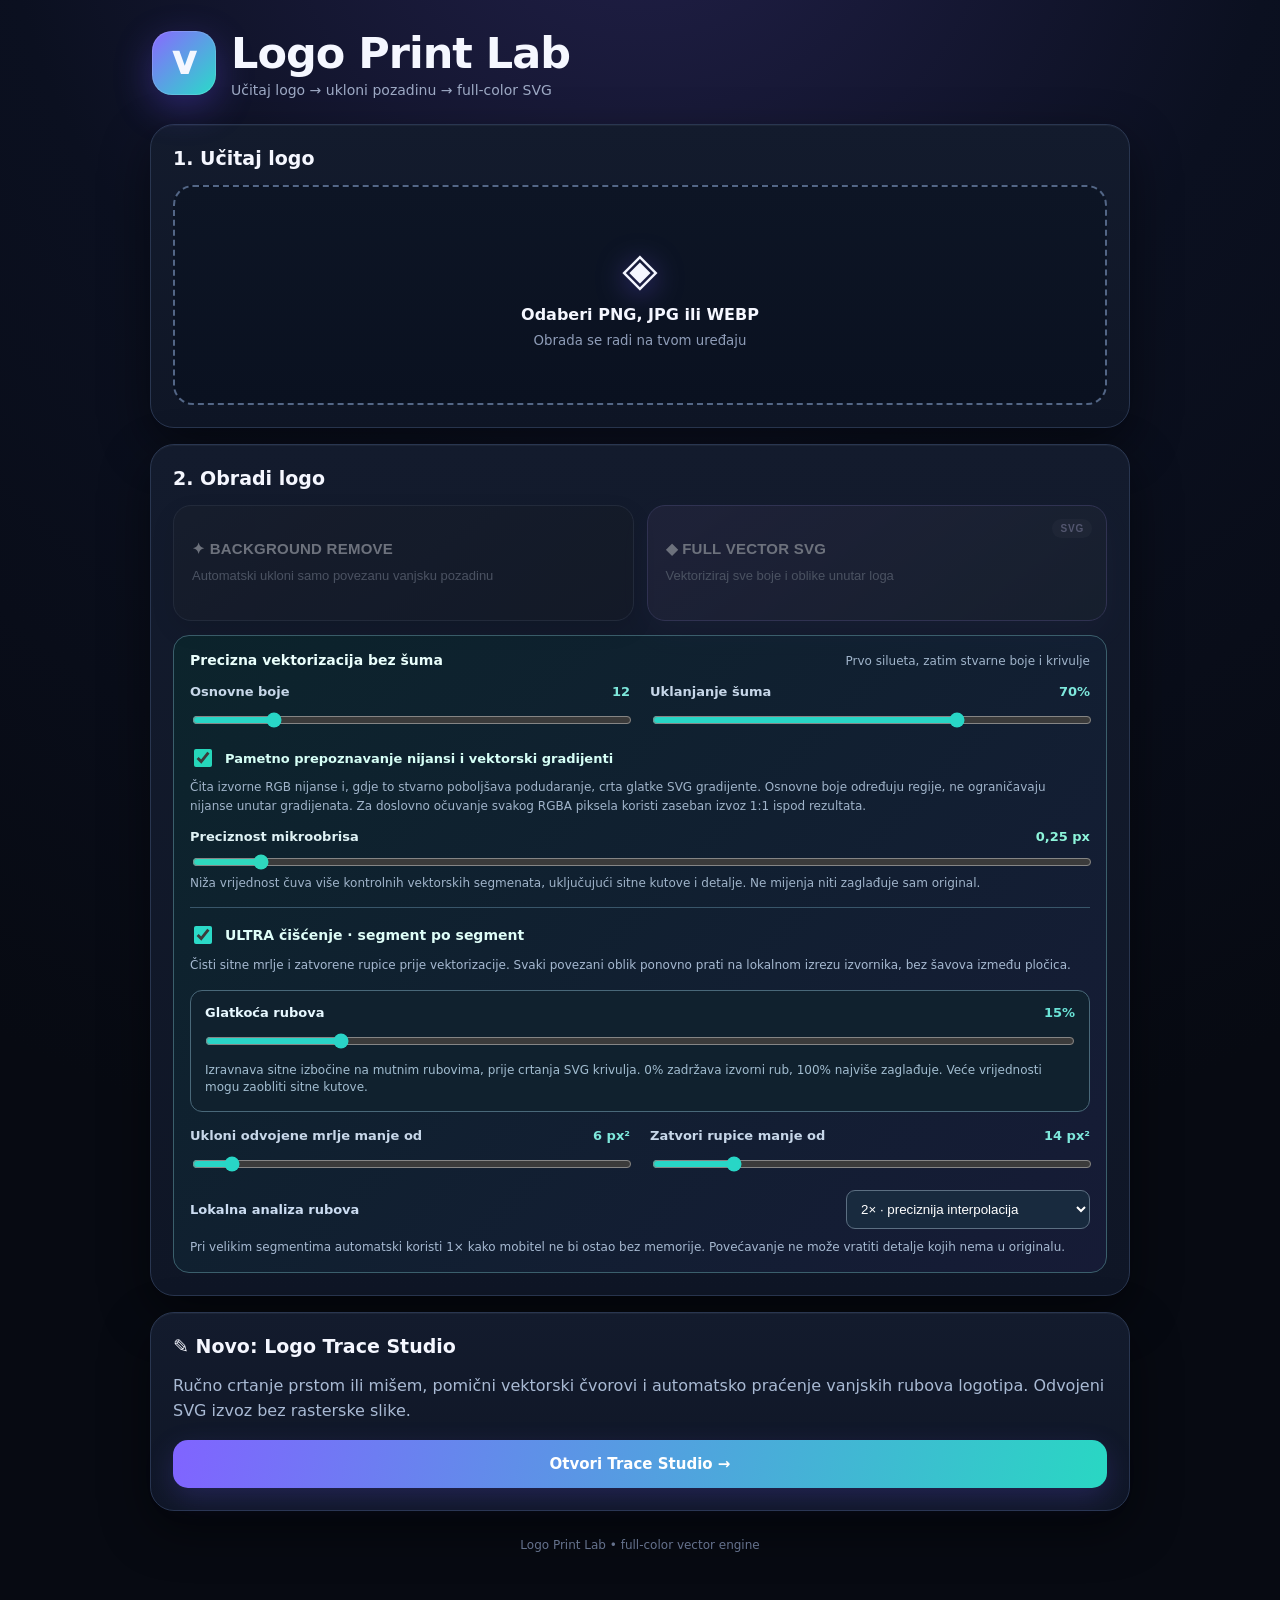
<file: index.html>
<!doctype html><html lang="hr"><head><meta charset="utf-8"><meta name="viewport" content="width=device-width,initial-scale=1"><title>Logo Print Lab</title><link rel="stylesheet" href="style.css?v=vector16"></head><body><main class="app"><header><div class="cube">V</div><div><h1>Logo Print Lab</h1><p>Učitaj logo → ukloni pozadinu → full-color SVG</p></div></header><section class="card"><h2>1. Učitaj logo</h2><label class="drop" id="drop"><input id="imageInput" type="file" accept="image/png,image/jpeg,image/webp"><span>◈</span><strong>Odaberi PNG, JPG ili WEBP</strong><small>Obrada se radi na tvom uređaju</small></label><div id="previewWrap" class="preview hidden"><img id="preview" alt="Originalni logo"><button id="removeImage">Ukloni</button></div></section><section class="card"><h2>2. Obradi logo</h2><div class="twoActions"><button class="toolAction" id="removeBg" disabled><b>✦ BACKGROUND REMOVE</b><span>Automatski ukloni samo povezanu vanjsku pozadinu</span></button><button class="toolAction primaryTool" id="vectorize" disabled><b>◆ FULL VECTOR SVG</b><span>Vektoriziraj sve boje i oblike unutar loga</span></button></div><div class="vectorOptions">
  <div class="optHeader"><strong>Precizna vektorizacija bez šuma</strong><small>Prvo silueta, zatim stvarne boje i krivulje</small></div>
  <div class="optGrid">
    <label>Osnovne boje <output id="vectorColorsLabel">12</output><input id="vectorColors" type="range" min="1" max="64" value="12"></label>
    <label>Uklanjanje šuma <output id="noiseReductionLabel">70%</output><input id="noiseReduction" type="range" min="0" max="100" value="70" step="5"></label>
  </div>
  <label class="smartShadesToggle"><input type="checkbox" id="smartShades" checked> <strong>Pametno prepoznavanje nijansi i vektorski gradijenti</strong></label>
  <small>Čita izvorne RGB nijanse i, gdje to stvarno poboljšava podudaranje, crta glatke SVG gradijente. Osnovne boje određuju regije, ne ograničavaju nijanse unutar gradijenata. Za doslovno očuvanje svakog RGBA piksela koristi zaseban izvoz 1:1 ispod rezultata.</small>
  <label class="microTolerance">Preciznost mikroobrisa <output id="curveToleranceLabel">0,25 px</output>
    <input type="range" id="curveTolerance" min="18" max="120" step="1" value="25">
  </label>
  <small>Niža vrijednost čuva više kontrolnih vektorskih segmenata, uključujući sitne kutove i detalje. Ne mijenja niti zaglađuje sam original.</small>
  <div class="cleanupConfig">
    <label class="cleanupToggle"><input type="checkbox" id="ultraCleanup" checked> <strong>ULTRA čišćenje · segment po segment</strong></label>
    <small>Čisti sitne mrlje i zatvorene rupice prije vektorizacije. Svaki povezani oblik ponovno prati na lokalnom izrezu izvornika, bez šavova između pločica.</small>
    <div class="edgeSmoothControls">
      <label for="edgeSmoothness"><strong>Glatkoća rubova</strong> <output id="edgeSmoothnessLabel">15%</output></label>
      <input id="edgeSmoothness" type="range" min="0" max="100" value="15" step="5">
      <small>Izravnava sitne izbočine na mutnim rubovima, prije crtanja SVG krivulja. 0% zadržava izvorni rub, 100% najviše zaglađuje. Veće vrijednosti mogu zaobliti sitne kutove.</small>
    </div>
    <div class="optGrid">
      <label>Ukloni odvojene mrlje manje od <output id="minIslandLabel">6 px²</output><input id="minIsland" type="range" min="0" max="80" value="6" step="1"></label>
      <label>Zatvori rupice manje od <output id="minHoleLabel">14 px²</output><input id="minHole" type="range" min="0" max="80" value="14" step="1"></label>
    </div>
    <label class="segmentScaleLabel">Lokalna analiza rubova
      <select id="segmentScale">
        <option value="1">1× · izvorna rezolucija</option>
        <option value="2" selected>2× · preciznija interpolacija</option>
        <option value="3">3× · detaljno (za manje segmente)</option>
      </select>
    </label>
    <small>Pri velikim segmentima automatski koristi 1× kako mobitel ne bi ostao bez memorije. Povećavanje ne može vratiti detalje kojih nema u originalu.</small>
  </div>
</div><div id="status" class="status hidden"></div></section><section class="card hidden" id="bgResultCard"><h2>Transparentni logo</h2><div class="checker singleResult"><canvas id="bgCanvas"></canvas></div><div class="actions"><button class="primary" id="downloadPng">Preuzmi transparentni PNG</button></div></section><section class="card hidden" id="resultCard"><h2>Full Vector Print Ready</h2><div class="compare"><div><span>IZVOR</span><div class="checker"><canvas id="cleanPreview"></canvas></div></div><div><span>100% VEKTORSKI SVG</span><div id="svgResult" class="checker svgResult"></div></div></div><div class="stats" id="stats"></div><div class="zoomRow"><label>Inspekcija <strong id="zoomValue">100%</strong><input id="zoom" type="range" min="25" max="10000" value="100"></label></div><section class="qualityTools">
  <h3>Kontrola točnosti SVG-a</h3>
  <p>Usporedi očišćeni original s novim SVG-om. Sustav označava razlike boja i rubova i može sam isprobati sedam kombinacija postavki.</p>
  <div class="qualityInputs">
    <label for="diffThreshold">Osjetljivost razlike <output id="diffThresholdValue">12</output>
      <input id="diffThreshold" type="range" min="2" max="60" value="12" step="1">
    </label>
    <label for="edgeTolerance">Dopušteno odstupanje rubova
      <select id="edgeTolerance"><option value="0">0 px</option><option value="1" selected>1 px</option><option value="2">2 px</option><option value="3">3 px</option></select>
    </label>
  </div>
  <div class="qualityActions">
    <button id="compareSvg" type="button">🔍 Usporedi s originalom</button>
    <button id="autoTuneSvg" type="button">✦ Automatski pronađi najbolje postavke</button>
  </div>
  <p class="qualityProgress" id="qualityProgress" role="status" aria-live="polite"></p>
  <div id="autoTuneResults" class="autoTuneResults hidden"></div>
  <div id="diffPanel" class="hidden" aria-live="polite">
    <div id="diffStats" class="diffStats"></div>
    <div class="diffZoomRow">
      <label>Uvećaj pregled odstupanja <output id="diffZoomLabel">100%</output>
        <input type="range" id="diffZoom" min="100" max="800" step="50" value="100">
      </label>
      <button type="button" id="downloadDiffPng">Preuzmi kartu rubova (PNG)</button>
    </div>
    <div class="diffLegend">Crveno označava rub iz originala koji SVG promašuje. Plavo označava višak SVG ruba. Žuto-crveno na karti boja označava razlike boja ili prozirnosti.</div>
    <div class="diffGrid">
      <div><strong>Referentni logo</strong><div class="checker"><canvas id="originalDiffPreview"></canvas></div></div>
      <div><strong>Ponovno nacrtani SVG</strong><div class="checker"><canvas id="svgDiffPreview"></canvas></div></div>
      <div><strong>Razlike u boji</strong><div class="checker"><canvas id="colorDiffPreview"></canvas></div></div>
      <div><strong>Odstupanja rubova</strong><div class="checker"><canvas id="edgeDiffPreview"></canvas></div></div>
    </div>
  </div>
</section>
<div class="actions"><button class="primary" id="downloadSvg">Preuzmi SVG</button><button id="exportAllShades" class="truecolorOptional" type="button" disabled>Izvezi baš svaku nijansu 1:1 (veliki SVG)</button><button class="primary" id="shareFullSvg" style="background:linear-gradient(100deg,#28546e,#187f78)">Spremi / podijeli SVG (mobitel)</button><p class="truecolorCaption">Dodatni 1:1 izvoz čuva svaku dekodiranu nijansu i prozirnost, ali njegovi su oblici izvedeni iz piksela i nisu zamjena za glatke Bézierove krivulje.</p></div></section><section class="card"><h2>✎ Novo: Logo Trace Studio</h2><p style="color:#a9bad4;line-height:1.6">Ručno crtanje prstom ili mišem, pomični vektorski čvorovi i automatsko praćenje vanjskih rubova logotipa. Odvojeni SVG izvoz bez rasterske slike.</p><a class="primary" style="display:block;text-align:center;text-decoration:none" href="trace.html">Otvori Trace Studio →</a></section><footer>Logo Print Lab • full-color vector engine</footer></main><script src="trace-core.js?v=vector16"></script><script src="trace-fit.js?v=vector16"></script><script src="vector-cleanup.js?v=vector16"></script><script src="fullvector.js?v=vector16"></script><script src="vector-smart-color.js?v=vector16"></script><script src="truecolor-vector.js?v=vector16"></script><script src="vector-diff.js?v=vector16"></script><script src="vector-autotune.js?v=vector16"></script><script src="vector.js?v=vector16"></script></body></html>
</file>
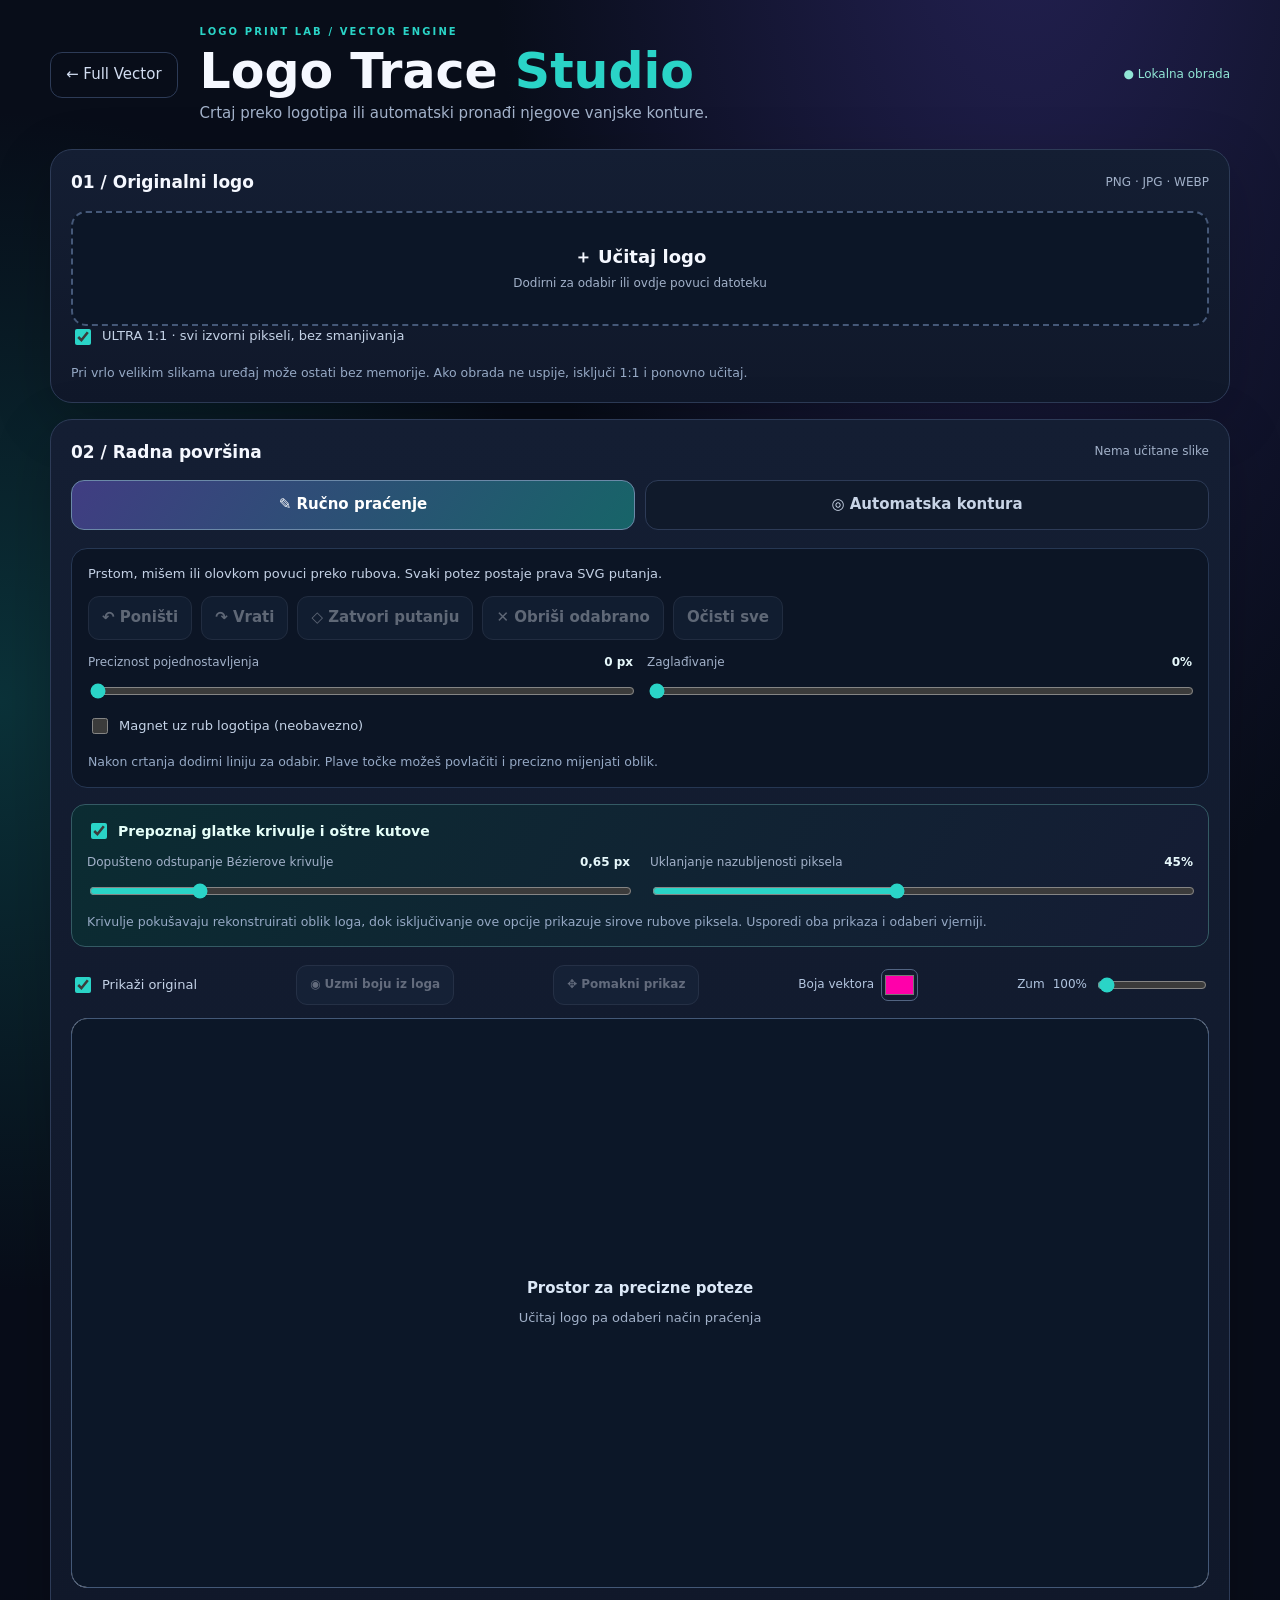
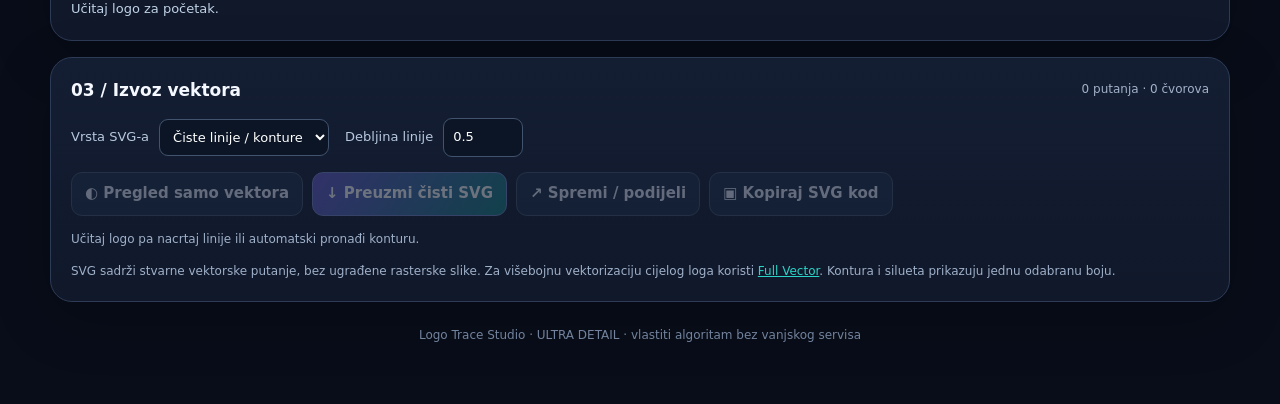
<file: trace.html>
<!doctype html>
<html lang="hr">
<head>
  <meta charset="utf-8">
  <meta name="viewport" content="width=device-width,initial-scale=1">
  <meta name="theme-color" content="#0b1020">
  <title>Logo Trace Studio | Logo Print Lab</title>
  <link rel="stylesheet" href="trace.css?v=curves4">
</head>
<body>
<main class="shell">
  <header class="top">
    <a class="back" href="index.html" aria-label="Natrag na Logo Print Lab">← Full Vector</a>
    <div><p class="eyebrow">LOGO PRINT LAB / VECTOR ENGINE</p><h1>Logo Trace <em>Studio</em></h1><p class="subtitle">Crtaj preko logotipa ili automatski pronađi njegove vanjske konture.</p></div>
    <span class="local">● Lokalna obrada</span>
  </header>

  <section class="panel upload">
    <div class="panelhead"><h2>01 / Originalni logo</h2><span>PNG · JPG · WEBP</span></div>
    <label class="uploadbox" id="dropZone" for="fileInput">
      <input id="fileInput" type="file" accept="image/png,image/jpeg,image/webp">
      <strong>＋ Učitaj logo</strong>
      <span>Dodirni za odabir ili ovdje povuci datoteku</span>
    </label>
    <label class="check detailtoggle"><input id="nativePixels" type="checkbox" checked> ULTRA 1:1 · svi izvorni pikseli, bez smanjivanja</label>
    <small class="hint">Pri vrlo velikim slikama uređaj može ostati bez memorije. Ako obrada ne uspije, isključi 1:1 i ponovno učitaj.</small>
    <div class="filedetails" id="fileDetails" hidden><span id="fileName"></span><button id="replaceImage" type="button">Promijeni sliku</button></div>
  </section>

  <section class="panel workspace">
    <div class="panelhead"><h2>02 / Radna površina</h2><span id="dimensions">Nema učitane slike</span></div>
    <div class="tabs" role="tablist" aria-label="Način praćenja">
      <button id="manualTab" type="button" class="tab active" role="tab" aria-selected="true">✎ Ručno praćenje</button>
      <button id="autoTab" type="button" class="tab" role="tab" aria-selected="false">◎ Automatska kontura</button>
    </div>

    <div class="modecontrols" id="manualControls">
      <p>Prstom, mišem ili olovkom povuci preko rubova. Svaki potez postaje prava SVG putanja.</p>
      <div class="toolbar">
        <button type="button" id="undoBtn" disabled>↶ Poništi</button>
        <button type="button" id="redoBtn" disabled>↷ Vrati</button>
        <button type="button" id="closeBtn" disabled>◇ Zatvori putanju</button>
        <button type="button" id="deleteBtn" disabled>✕ Obriši odabrano</button>
        <button type="button" id="clearBtn" disabled>Očisti sve</button>
      </div>
      <div class="settingrow">
        <label class="control">Preciznost pojednostavljenja <output id="manualToleranceValue">0 px</output>
          <input id="manualTolerance" type="range" min="0" max="30" value="0" step="1">
        </label>
        <label class="control">Zaglađivanje <output id="manualSmoothValue">0%</output>
          <input id="manualSmooth" type="range" min="0" max="100" value="0" step="5">
        </label>
      </div>
      <label class="check"><input id="snapEdges" type="checkbox"> Magnet uz rub logotipa (neobavezno)</label>
      <small class="hint">Nakon crtanja dodirni liniju za odabir. Plave točke možeš povlačiti i precizno mijenjati oblik.</small>
    </div>

    <div class="modecontrols" id="autoControls" hidden>
      <p>NOVO: razdvaja prepoznavanje rubova i rekonstrukciju glatkih Bézierovih krivulja uz očuvanje oštrih kutova. Prozirni PNG daje najvjernije rezultate; obični JPG zahtijeva procjenu pozadine.</p>
      <div class="settingrow">
        <label class="control">Sličnost pozadini <output id="backgroundToleranceValue">18</output>
          <input id="backgroundTolerance" type="range" min="1" max="120" value="18" step="2">
        </label>
        <label class="control">Prag prozirnosti <output id="alphaThresholdValue">50%</output>
          <input id="alphaThreshold" type="range" min="1" max="99" value="50" step="1">
        </label>
        <label class="control">Preciznost konture <output id="autoToleranceValue">0 px</output>
          <input id="autoTolerance" type="range" min="0" max="30" value="0" step="1">
        </label>
        <label class="control">Zaglađivanje <output id="autoSmoothValue">0%</output>
          <input id="autoSmooth" type="range" min="0" max="100" value="0" step="5">
        </label>
      </div>
      <div class="toolbar">
        <label class="check"><input id="includeHoles" type="checkbox" checked> Uključi unutarnje otvore</label>
        <label class="check"><input id="includeColorEdges" type="checkbox"> Prati i unutarnje granice različitih boja</label>
        <label class="control edgecontrol">Prag unutarnjih granica <output id="edgeToleranceValue">40</output>
          <input id="edgeTolerance" type="range" min="1" max="180" value="40" step="1">
        </label>
        <button type="button" id="backgroundPick" disabled>◎ Dodirni boju pozadine</button>
        <span class="hint" id="backgroundChip">Automatski izbor pozadine</span>
        <button type="button" id="traceBtn" class="strong" disabled>◎ ULTRA · Pronađi sve konture</button>
      </div>
      <small class="hint">Preciznost SVG koordinata: šest decimalnih mjesta (0,000001 px u zapisu). Stvarna točnost ovisi o kvaliteti izvora. Ako previše šuma ulazi u obris, povećaj prag pozadine.</small>
    </div>

    <div class="curvecontrols">
      <label class="check"><input id="curveFit" type="checkbox" checked> <strong>Prepoznaj glatke krivulje i oštre kutove</strong></label>
      <label class="control">Dopušteno odstupanje Bézierove krivulje <output id="curveToleranceValue">0,65 px</output>
        <input id="curveTolerance" type="range" min="20" max="250" step="5" value="65">
      </label>
      <label class="control">Uklanjanje nazubljenosti piksela <output id="edgeSoftnessValue">45%</output>
        <input id="edgeSoftness" type="range" min="0" max="100" step="5" value="45">
      </label>
      <small class="hint">Krivulje pokušavaju rekonstruirati oblik loga, dok isključivanje ove opcije prikazuje sirove rubove piksela. Usporedi oba prikaza i odaberi vjerniji.</small>
    </div>
    <div class="viewtools">
      <label class="check"><input type="checkbox" id="showOriginal" checked> Prikaži original</label>
      <button type="button" id="pickColor" disabled>◉ Uzmi boju iz loga</button>
      <button type="button" id="panBtn" disabled aria-pressed="false">✥ Pomakni prikaz</button>
      <label class="colorcontrol">Boja vektora <input type="color" id="pathColor" value="#ff00aa"></label>
      <label class="zoomcontrol">Zum <span id="zoomLabel">100%</span><input id="zoomSlider" type="range" min="25" max="3200" value="100" step="25"></label>
    </div>

    <div class="viewport" id="viewport">
      <div class="empty" id="emptyStage"><strong>Prostor za precizne poteze</strong><span>Učitaj logo pa odaberi način praćenja</span></div>
      <div class="artboard" id="artboard" hidden>
        <img id="sourceImage" alt="Originalni logo za praćenje" draggable="false">
        <svg id="drawingSurface" xmlns="http://www.w3.org/2000/svg" aria-label="Površina za crtanje i uređivanje vektora">
          <g id="vectors"></g><g id="handles"></g>
        </svg>
      </div>
    </div>
    <div class="status" id="status" role="status" aria-live="polite">Učitaj logo za početak.</div>
  </section>

  <section class="panel export">
    <div class="panelhead"><h2>03 / Izvoz vektora</h2><span id="vectorStats">0 putanja</span></div>
    <div class="exporttools">
      <label>Vrsta SVG-a
        <select id="exportStyle"><option value="outline">Čiste linije / konture</option><option value="filled">Ispunjeni oblici</option></select>
      </label>
      <label>Debljina linije <input id="strokeWidth" type="number" min="0.1" max="30" value="0.5" step="0.5"></label>
    </div>
    <div class="toolbar">
      <button type="button" id="previewBtn" disabled>◐ Pregled samo vektora</button>
      <button type="button" id="downloadBtn" class="strong" disabled>↓ Preuzmi čisti SVG</button>
      <button type="button" id="shareBtn" disabled>↗ Spremi / podijeli</button>
      <button type="button" id="copySvgBtn" disabled>▣ Kopiraj SVG kod</button>
    </div>
    <p class="note" id="exportHelp">Za preuzimanje prvo nacrtaj putanju ili u automatskom načinu klikni „Pronađi vanjske konture”. Na mobitelu možeš koristiti i „Spremi / podijeli”.</p>
    <p class="note">SVG sadrži stvarne vektorske putanje, bez ugrađene rasterske slike. Za višebojnu vektorizaciju cijelog loga koristi <a href="index.html">Full Vector</a>. Kontura i silueta prikazuju jednu odabranu boju.</p>
  </section>
  <footer>Logo Trace Studio · ULTRA DETAIL · vlastiti algoritam bez vanjskog servisa</footer>
</main>
<script src="trace-core.js?v=curves4"></script>
<script src="trace-fit.js?v=curves4"></script>
<script src="trace-app.js?v=curves4"></script>
</body>
</html>
</file>
<file: style.css>
*{box-sizing:border-box}body{margin:0;min-height:100vh;background:radial-gradient(circle at 50% -10%,#22204a 0,#0b1020 34%,#070a12 72%);color:#f5f7ff;font-family:system-ui,-apple-system,Segoe UI,sans-serif}.app{width:min(980px,94%);margin:auto;padding:24px 0 60px}header{display:flex;align-items:center;gap:15px;margin:4px 2px 26px}.cube{width:64px;height:64px;flex:0 0 64px;border-radius:20px;background:linear-gradient(135deg,#8a68ff,#28dcc8);display:grid;place-items:center;font-weight:950;font-size:30px;box-shadow:0 12px 38px #6c51ff55,0 0 0 1px #ffffff22 inset}h1{margin:0;font-size:clamp(27px,6vw,43px);letter-spacing:-1px}header p{margin:4px 0 0;color:#9da9c4;font-size:14px}.card{background:linear-gradient(180deg,#131b2d,#0f1626);border:1px solid #293650;border-radius:24px;padding:22px;margin:16px 0;box-shadow:0 18px 50px #0007,0 1px 0 #ffffff0b inset}.card h2{margin:0 0 16px;font-size:19px}.drop{min-height:220px;border:2px dashed #536686;border-radius:20px;display:flex;flex-direction:column;justify-content:center;align-items:center;gap:9px;cursor:pointer;background:linear-gradient(180deg,#0d1525,#0a1120);transition:.2s}.drop:active,.drop:hover{border-color:#8b72ff;background:#10182b;transform:translateY(-1px)}.drop input{display:none}.drop span{font-size:46px;filter:drop-shadow(0 5px 14px #755cff88)}.drop strong{font-size:16px}.drop small{color:#8f9db8}.preview{text-align:center}.preview img{max-width:100%;max-height:430px;border-radius:17px;display:block;margin:0 auto 14px;box-shadow:0 10px 30px #0006}.preview button{border:1px solid #3a4966;background:#182238;color:#dce4f5;padding:11px 18px;border-radius:13px;font-weight:700}.twoActions{display:grid;grid-template-columns:1fr 1fr;gap:13px}.toolAction{position:relative;min-height:116px;text-align:left;padding:18px;border:1px solid #354563;border-radius:18px;background:linear-gradient(145deg,#182238,#11192b);color:#fff;cursor:pointer;box-shadow:0 9px 25px #0004;transition:transform .15s,border-color .15s,filter .15s}.toolAction b{display:block;font-size:15px;letter-spacing:.25px;margin-bottom:9px}.toolAction span{display:block;color:#9eacc5;font-size:13px;line-height:1.45}.toolAction:not(:disabled):active{transform:scale(.985)}.toolAction:not(:disabled):hover{border-color:#7567d8;filter:brightness(1.08)}.primaryTool{border-color:#6255bf;background:linear-gradient(145deg,#342b68,#152a3b);box-shadow:0 12px 32px #5f4cce25}.primaryTool:after{content:'SVG';position:absolute;right:14px;top:13px;padding:4px 8px;border-radius:999px;background:#ffffff12;color:#bdb4ff;font-size:10px;font-weight:900;letter-spacing:.8px}.toolAction:disabled{opacity:.38;cursor:not-allowed;filter:saturate(.5)}.status{margin-top:15px;padding:13px 15px;border:1px solid #273650;border-radius:13px;background:#0a1220;color:#b9c5d9;font-size:13px}.checker{height:390px;overflow:auto;border-radius:17px;border:1px solid #35415a;background-color:#fff;background-image:linear-gradient(45deg,#ddd 25%,transparent 25%),linear-gradient(-45deg,#ddd 25%,transparent 25%),linear-gradient(45deg,transparent 75%,#ddd 75%),linear-gradient(-45deg,transparent 75%,#ddd 75%);background-size:20px 20px;background-position:0 0,0 10px,10px -10px,-10px 0;box-shadow:0 8px 25px #0004 inset}.singleResult{display:grid;place-items:center}.singleResult canvas,.compare canvas{max-width:100%;max-height:100%;object-fit:contain}.compare{display:grid;grid-template-columns:1fr 1fr;gap:14px}.compare>div>span{display:block;color:#9eabc3;font-size:12px;font-weight:800;letter-spacing:.6px;margin:0 0 8px 2px}.svgResult svg{display:block;width:100%;height:auto;transform-origin:top left}.stats{margin:14px 0;color:#93a3bf;font-size:13px}.zoomRow{margin:16px 0}.zoomRow label{color:#aebbd0;font-size:13px}.zoomRow strong{float:right;color:#fff}.zoomRow input{display:block;width:100%;margin-top:10px;accent-color:#8068ff}.actions{display:grid;grid-template-columns:1fr;gap:10px;margin-top:14px}.primary{width:100%;border:0;padding:15px 18px;border-radius:15px;background:linear-gradient(100deg,#8064ff,#29d7c3);box-shadow:0 10px 28px #6452e43b;color:white;font-weight:900;font-size:15px;cursor:pointer}.primary:active{transform:scale(.99)}.hidden{display:none!important}footer{text-align:center;color:#65728d;font-size:12px;margin-top:27px}@media(max-width:650px){.app{width:94%;padding-top:16px}header{gap:12px;margin-bottom:20px}.cube{width:54px;height:54px;flex-basis:54px;border-radius:17px;font-size:25px}header p{font-size:12px}.card{padding:16px;border-radius:20px}.drop{min-height:185px}.twoActions{grid-template-columns:1fr}.toolAction{min-height:100px;padding:16px}.compare{grid-template-columns:1fr}.checker{height:310px}}
.vectorOptions{margin-top:14px;padding:16px;border:1px solid #3b5f6c;border-radius:16px;background:linear-gradient(135deg,#0c242c,#161b36)}
.optHeader{display:flex;align-items:baseline;justify-content:space-between;gap:10px;flex-wrap:wrap}
.optHeader strong{font-size:14px;color:#eafffc}.optHeader small,.vectorOptions>small{color:#a0b4ca;font-size:12px}
.optGrid{display:grid;grid-template-columns:1fr 1fr;gap:20px;margin:16px 0}
.optGrid label{color:#c7d7e9;font-weight:600;font-size:13px}
.optGrid output{color:#7ee8dc;float:right}.optGrid input{width:100%;display:block;accent-color:#28d6c6;margin-top:13px}
@media(max-width:650px){.optGrid{grid-template-columns:1fr;gap:14px}}

.cleanupConfig{margin-top:16px;padding-top:15px;border-top:1px solid #39566a}
.cleanupToggle{display:flex;gap:10px;align-items:center;color:#dffef8;font-weight:750;font-size:14px}
.cleanupToggle input{accent-color:#2bd9c7;width:18px;height:18px}
.cleanupConfig>small{display:block;color:#a6b9d1;margin-top:9px;font-size:12px;line-height:1.5}
.segmentScaleLabel{display:flex;flex-wrap:wrap;gap:10px;justify-content:space-between;align-items:center;font-size:13px;color:#cbdcf1;font-weight:650}
.segmentScaleLabel select{min-width:205px;max-width:100%;color:white;background:#182a3e;border:1px solid #5c6f82;border-radius:9px;padding:10px}
.cleanupConfig input:disabled,.cleanupConfig select:disabled{opacity:.35}

.edgeSmoothControls{display:flex;flex-direction:column;gap:8px;margin-top:16px;padding:14px;border:1px solid #496879;background:#10212e;border-radius:12px}
.edgeSmoothControls label{display:flex;justify-content:space-between;gap:12px;color:#e7f8ff;font-size:13px}
.edgeSmoothControls output{font-weight:800;color:#6be4d7}
.edgeSmoothControls input[type="range"]{width:100%;accent-color:#2ad4c7;margin:5px 0}
.edgeSmoothControls small{font-size:12px;line-height:1.45;color:#a2bdd0}

/* Full Vector quality analysis */
.qualityTools{margin:19px 0;padding:18px;border-radius:16px;background:linear-gradient(145deg,#0d2532,#171e35);border:1px solid #41566b}
.qualityTools h3{font-size:18px;margin:0 0 6px;color:#f0fffb}
.qualityTools p{margin:5px 0 14px;color:#c1cfe2;font-size:13px;line-height:1.6}
.qualityInputs{display:grid;grid-template-columns:minmax(0,1fr) minmax(0,1fr);gap:16px;margin:14px 0}
.qualityInputs label{font-size:13px;color:#d6e4f0;font-weight:650}
.qualityInputs output{color:#6ae5d9;float:right}
.qualityInputs input{display:block;width:100%;accent-color:#34d8c8;margin-top:12px}
.qualityInputs select{display:block;max-width:100%;width:100%;margin-top:9px;border:1px solid #58768a;border-radius:9px;background:#14263a;color:#fff;padding:10px}
.qualityActions{display:flex;flex-wrap:wrap;gap:10px}
.qualityActions button{border:1px solid #58898f;color:#f0fffb;background:#18515c;border-radius:10px;min-height:44px;padding:10px 15px;font-weight:800;cursor:pointer}
.qualityActions button:last-child{background:#21587e;border-color:#5a95c6}
.qualityActions button:disabled{opacity:.45;cursor:default}
.qualityProgress{min-height:24px;color:#83e6dc!important;font-weight:650}
.qualityTools #diffPanel{margin:17px 0 8px}
.diffStats{font-weight:650;color:#edfaff;font-size:13px;line-height:1.8;padding:11px 0}
.diffLegend{font-size:12px;color:#bfd1e3;line-height:1.6;margin:0 0 11px}
.diffGrid{display:grid;grid-template-columns:repeat(2,minmax(0,1fr));gap:13px}
.diffGrid>div{min-width:0}
.diffGrid strong{display:block;color:#d3e4ee;font-size:12px;margin-bottom:7px}
.diffGrid .checker{border:1px solid #446079;border-radius:11px;overflow:hidden;min-height:130px;display:flex;align-items:center;justify-content:center}
.diffGrid canvas{max-width:100%;width:auto;height:auto;max-height:360px;image-rendering:auto}
.autoTuneResults{border-top:1px solid #3f6875;margin:14px 0 6px;padding-top:10px;overflow-x:auto}
.autoTuneResults p{color:#e1f8f5;font-size:13px}
.autoTuneResults table{border-collapse:collapse;width:100%;font-size:12px;white-space:nowrap}
.autoTuneResults td,.autoTuneResults th{padding:10px 9px;text-align:left;border-bottom:1px solid #405569}
.autoTuneResults th{color:#a8d0dd;font-weight:750}
.autoTuneResults .qualityBest td{color:#a2f1e5;font-weight:850;background:#183a41}
@media(max-width:650px){.qualityInputs,.diffGrid{grid-template-columns:1fr}.qualityTools{padding:13px}.qualityActions button{width:100%}}

.diffZoomRow{display:flex;flex-wrap:wrap;align-items:center;gap:15px;margin:6px 0 17px}
.diffZoomRow label{flex:1;min-width:160px;font-size:12px;color:#d6e5ef}
.diffZoomRow output{font-weight:750;color:#6bdfd2;margin-left:7px}
.diffZoomRow input{display:block;width:100%;accent-color:#25d3c4;margin-top:7px}
.diffZoomRow button{color:#eafffa;background:#214f64;border:1px solid #4c8da1;border-radius:9px;padding:10px 14px;min-height:42px;cursor:pointer}
.diffGrid .checker{overflow:auto;max-height:370px;justify-content:flex-start;align-items:flex-start}
.diffGrid .checker canvas{flex-shrink:0}

/* Full Vector v16: precision and gradients stay within the familiar curve UI */
.smartShadesToggle{display:flex;align-items:center;gap:10px;font-weight:750;font-size:13px;margin:14px 0 6px;color:#d6fff6}
.smartShadesToggle input{width:18px;height:18px;accent-color:#26d6ba;flex-shrink:0}
.microTolerance{display:block;color:#e0f2f5;font-size:13px;font-weight:700;margin-top:15px}
.microTolerance output{float:right;color:#8df4da;font-weight:800}
.microTolerance input{width:100%;display:block;margin-top:10px;accent-color:#2fd8be}
.truecolorOptional{background:#123e50;color:#d1f6f0;border:1px solid #5a8696;border-radius:9px;padding:11px 13px;font-weight:750;min-height:42px;cursor:pointer}
.truecolorOptional:disabled{opacity:.45;cursor:not-allowed}
.truecolorCaption{font-size:12px;line-height:1.55;color:#afc1d4;margin:11px 0 0}
</file>
<file: trace.css>
:root{color-scheme:dark;--bg:#080d19;--card:#121b2e;--border:#2d3b57;--muted:#a2b1c9;--text:#f5f8ff;--accent:#2ad4c7;--purple:#a998ff}
*{box-sizing:border-box}html{scroll-behavior:smooth}body{margin:0;font:15px/1.45 system-ui,-apple-system,Segoe UI,sans-serif;color:var(--text);background:radial-gradient(ellipse at 80% -10%,#242154 0,transparent 37%),radial-gradient(ellipse at 0% 35%,#0b3239 0,transparent 32%),var(--bg)}
button,input,select{font:inherit}button{cursor:pointer}button:disabled{opacity:.38;cursor:not-allowed}button:focus-visible,input:focus-visible,select:focus-visible,a:focus-visible{outline:2px solid var(--accent);outline-offset:3px}
.shell{width:min(1180px,94%);margin:auto;padding:25px 0 60px}.top{display:flex;gap:22px;align-items:center;margin-bottom:24px;flex-wrap:wrap}.top>div{flex:1;min-width:200px}.back{border:1px solid var(--border);padding:11px 15px;border-radius:12px;text-decoration:none;color:#d2ddf1;white-space:nowrap}.eyebrow{font-size:10px;letter-spacing:2.1px;color:var(--accent);font-weight:800;margin:0}.top h1{font-size:clamp(29px,4vw,49px);line-height:1.1;margin:5px 0}.top h1 em{color:var(--accent);font-style:normal}.subtitle{color:var(--muted);margin:0}.local{color:#91e6d5;font-size:12px;white-space:nowrap}.panel{background:linear-gradient(180deg,#141e33,#10182a);border:1px solid var(--border);box-shadow:0 16px 60px #0003;border-radius:22px;padding:20px;margin:16px 0}.panelhead{display:flex;justify-content:space-between;align-items:center;gap:12px;margin-bottom:16px}.panelhead h2{font-size:17px;margin:0}.panelhead span{color:var(--muted);font-size:12px}.uploadbox{display:flex;flex-direction:column;justify-content:center;align-items:center;gap:5px;min-height:115px;border:2px dashed #455878;background:#0c1627;border-radius:15px;cursor:pointer}.uploadbox:hover,.uploadbox.dragover{border-color:var(--accent)}.uploadbox input{display:none}.uploadbox strong{font-size:18px}.uploadbox span{color:var(--muted);font-size:12px}.filedetails{display:flex;gap:16px;justify-content:space-between;align-items:center;margin-top:12px;overflow-wrap:anywhere}.filedetails span{color:#c9d8ee;font-size:13px}.filedetails button{border:0;background:none;color:var(--accent);font-weight:700;white-space:nowrap}
.tabs{display:grid;grid-template-columns:1fr 1fr;gap:10px;margin-bottom:18px}.tab{border:1px solid var(--border);border-radius:13px;background:#101a2b;color:#c8d4e6;padding:13px 10px;font-weight:800}.tab.active{color:#fff;background:linear-gradient(125deg,#403d82,#176468);border-color:#6b89a8}.modecontrols{background:#0c1525;border:1px solid #263753;padding:16px;border-radius:16px;margin-bottom:16px}.modecontrols p{margin:0 0 12px;color:#c4d1e5;font-size:13px}.toolbar{display:flex;gap:9px;flex-wrap:wrap;align-items:center}.toolbar button,.viewtools button{border:1px solid #44536c;color:#e6eefb;border-radius:11px;background:#1b2b43;padding:10px 13px;font-weight:700}.toolbar button:hover:not(:disabled),.viewtools button:hover:not(:disabled){border-color:var(--purple)}.toolbar .strong{background:linear-gradient(125deg,#6557c8,#137e7b);color:white;border-color:#7485c5}.settingrow{display:flex;flex-wrap:wrap;gap:14px;margin:14px 0}.control{flex:1 1 175px;color:var(--muted);font-size:12px}.control output{float:right;color:#e7f8fb;font-weight:700}.control input{width:100%;display:block;margin-top:12px;accent-color:var(--accent)}.hint{display:block;color:#96a9c5;margin-top:12px}.check{display:inline-flex;align-items:center;gap:8px;font-size:13px;color:#c4d2e6;cursor:pointer}.check input{accent-color:var(--accent);width:16px;height:16px}
.viewtools{display:flex;gap:13px;flex-wrap:wrap;align-items:center;justify-content:space-between;margin:0 0 13px}.viewtools button{font-size:12px}.colorcontrol{display:flex;gap:7px;align-items:center;color:#b3c5df;font-size:12px}.colorcontrol input{width:37px;height:32px;padding:1px;border:1px solid #526482;border-radius:7px;background:transparent}.zoomcontrol{font-size:12px;color:#afc3de;display:flex;gap:8px;align-items:center}.zoomcontrol input{accent-color:var(--accent);width:110px}
.viewport{height:min(58vw,570px);min-height:300px;overflow:auto;background-color:#fff;background-image:linear-gradient(45deg,#e5e5e5 25%,transparent 25%),linear-gradient(-45deg,#e5e5e5 25%,transparent 25%),linear-gradient(45deg,transparent 75%,#e5e5e5 75%),linear-gradient(-45deg,transparent 75%,#e5e5e5 75%);background-size:24px 24px;background-position:0 0,0 12px,12px -12px,-12px 0;border:1px solid #435877;border-radius:16px;position:relative;overscroll-behavior:contain}.empty{min-height:100%;display:flex;flex-direction:column;gap:9px;justify-content:center;align-items:center;background:#0c1728;color:#dce8f7;text-align:center;padding:20px}.empty span{color:var(--muted);font-size:13px}.artboard{position:relative;display:block;margin:18px auto;background:transparent;box-shadow:0 3px 28px #0005;touch-action:none;user-select:none}.artboard img,.artboard svg{position:absolute;inset:0;width:100%;height:100%;display:block}.artboard img{pointer-events:none;object-fit:fill}.artboard svg{cursor:crosshair;touch-action:none;overflow:visible}.artboard svg.editing{cursor:grab}.artboard svg.picking{cursor:cell}.artboard svg:active{cursor:crosshair}.vector-path{stroke-linecap:round;stroke-linejoin:round;cursor:pointer}.vector-path.active{filter:drop-shadow(0 0 3px #55e8ff)}.handle{fill:#fff;stroke:#167bc1;stroke-width:2;vector-effect:non-scaling-stroke;cursor:move}.handle.first{fill:#28d6c6}.status{margin-top:12px;color:#c0d2e7;font-size:13px;min-height:20px}.status.error{color:#ffb6b2}.status.ok{color:#9ceddc}
.exporttools{display:flex;gap:16px;flex-wrap:wrap;margin-bottom:15px}.exporttools label{color:#b8c9df;font-size:13px;display:flex;gap:10px;align-items:center}.exporttools select,.exporttools input{background:#0c1525;color:#fff;border:1px solid #42536e;border-radius:9px;padding:9px;min-width:75px}.exporttools input{width:80px}.note{color:#9fb0c9;font-size:12px;margin:15px 0 0}.note a{color:var(--accent)}footer{text-align:center;color:#72839d;font-size:12px;margin-top:25px}
@media(max-width:620px){.shell{width:95%;padding-top:16px}.top{gap:10px}.top>div{order:2;flex-basis:100%}.top .back{order:1}.top .local{order:1;margin-left:auto}.panel{padding:14px;border-radius:16px}.panelhead h2{font-size:15px}.panelhead span{font-size:11px}.viewport{height:440px;min-height:320px}.artboard{margin:12px auto}.viewtools{gap:9px}.viewtools .zoomcontrol{flex:1 1 100%;justify-content:space-between}.viewtools .zoomcontrol input{width:60%}.toolbar button{font-size:12px;padding:10px}.exporttools label{flex:1 1 100%;justify-content:space-between}.exporttools select{max-width:210px}}
@media(prefers-reduced-motion:reduce){html{scroll-behavior:auto}}
/* Hidden state must outrank component layout, especially on mobile. */
[hidden]{display:none!important}

.hit-path{cursor:pointer}

.artboard svg.panning,.artboard svg.panning .hit-path{cursor:grab!important}
.artboard svg.panning:active{cursor:grabbing!important}
.viewtools button[aria-pressed="true"]{background:#176468;border-color:#4adacb;color:#fff}

/* Precision controls, separate from the tracing tools. */
.curvecontrols{display:flex;flex-wrap:wrap;align-items:center;gap:12px 20px;padding:15px;margin:12px 0 18px;border:1px solid #345a64;border-radius:14px;background:linear-gradient(120deg,#0b2c32,#151c34)}
.curvecontrols>.check{flex:1 1 100%;font-size:14px;color:#e6fff9}
.curvecontrols>.control{flex:1 1 185px}
.curvecontrols>.hint{flex-basis:100%;margin-top:0}
#backgroundChip{font-size:12px;display:inline-flex;align-items:center}
</file>
